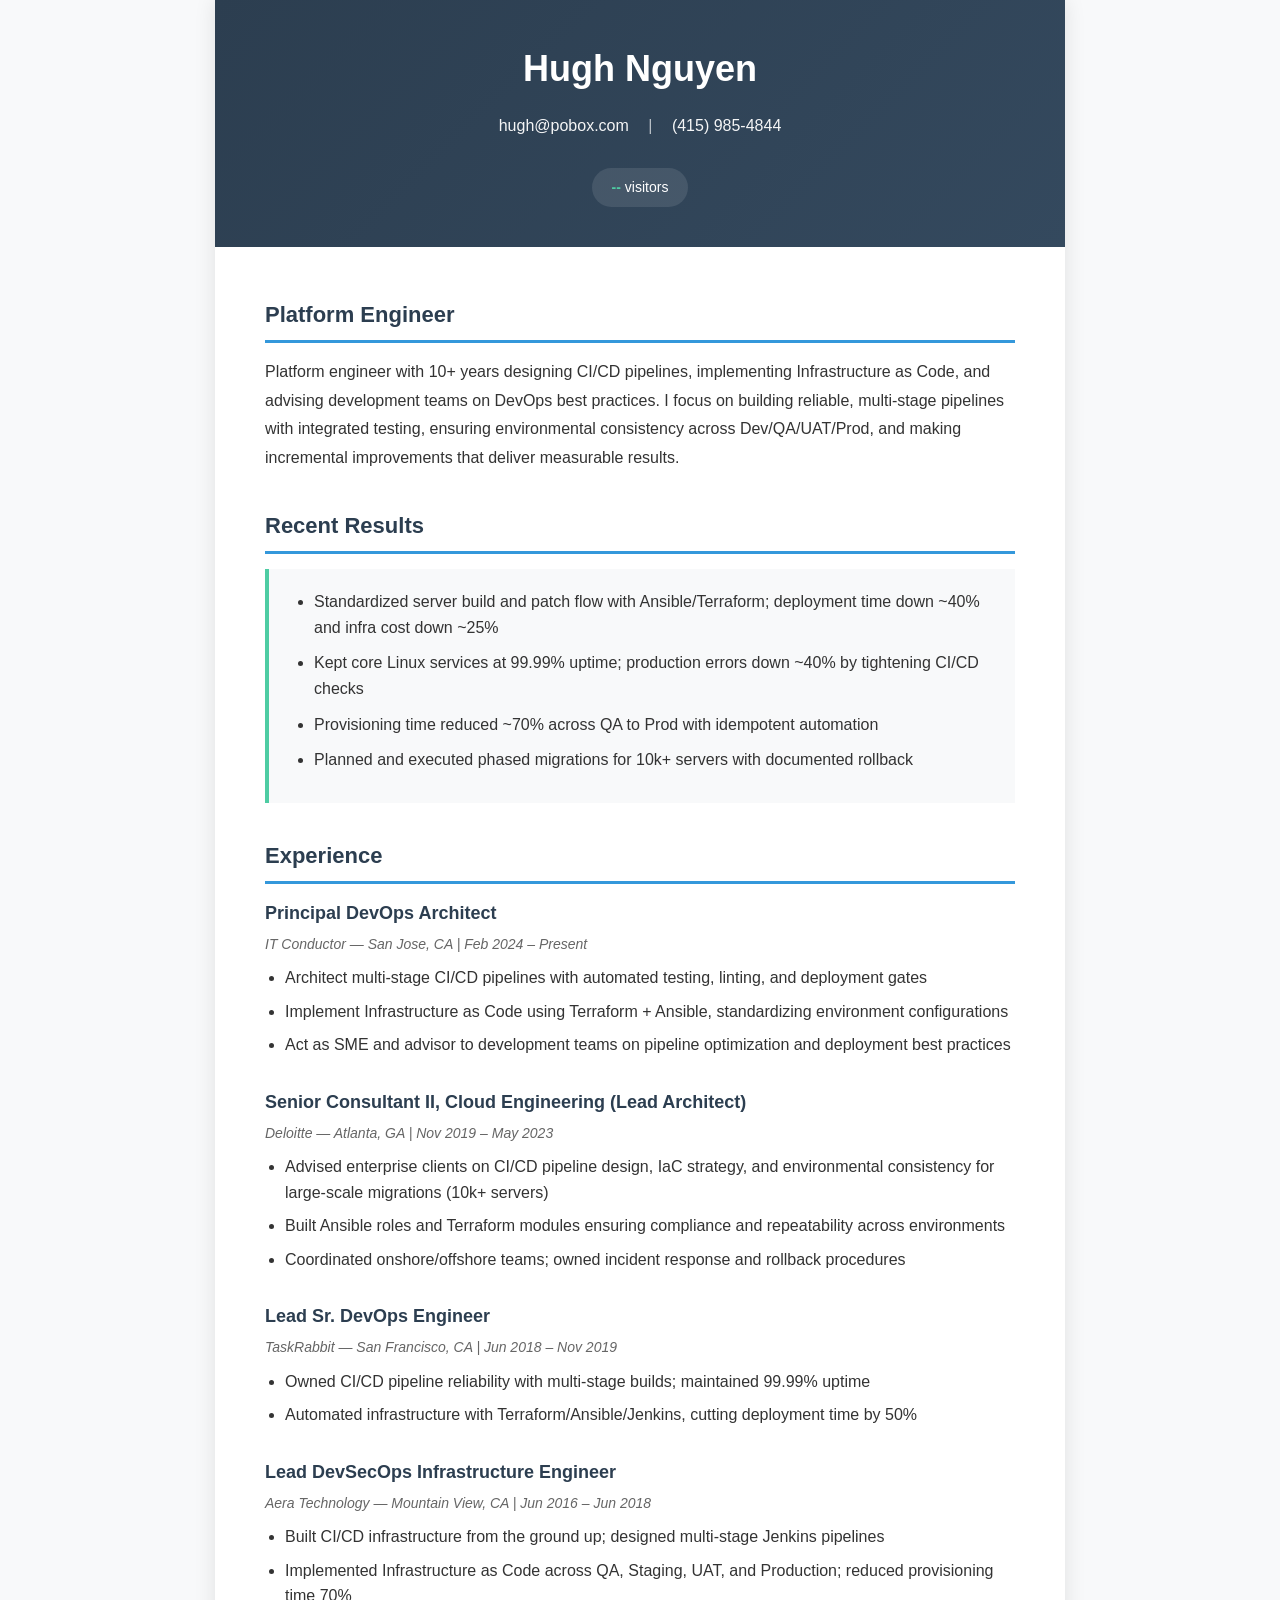
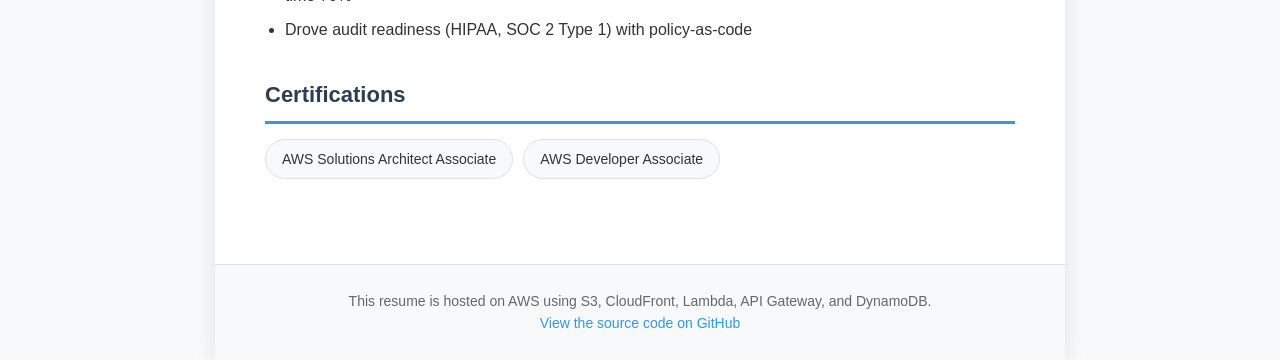
<file: 01-cloud-resume/src/frontend/index.html>
<!DOCTYPE html>
<html lang="en">
<head>
    <meta charset="UTF-8">
    <meta name="viewport" content="width=device-width, initial-scale=1.0">
    <title>Hugh Nguyen - Cloud Resume</title>
    <meta name="description" content="Cloud Resume Challenge - Hugh Nguyen, DevOps Engineer with 10+ years experience">
    <link rel="stylesheet" href="css/styles.css">
</head>
<body>
    <div class="container">
        <header>
            <h1>Hugh Nguyen</h1>
            <div class="contact-info">
                <a href="mailto:hugh@pobox.com">hugh@pobox.com</a>
                <span class="separator">|</span>
                <a href="tel:+14159854844">(415) 985-4844</a>
            </div>
            <div class="visitor-counter">
                <span id="visitor-count">Loading...</span> visitors
            </div>
        </header>

        <main>
            <section id="summary">
                <h2>Platform Engineer</h2>
                <p class="summary">
                    Platform engineer with 10+ years designing CI/CD pipelines, implementing Infrastructure as Code,
                    and advising development teams on DevOps best practices. I focus on building reliable, multi-stage
                    pipelines with integrated testing, ensuring environmental consistency across Dev/QA/UAT/Prod, and
                    making incremental improvements that deliver measurable results.
                </p>
            </section>

            <section id="results">
                <h2>Recent Results</h2>
                <ul>
                    <li>Standardized server build and patch flow with Ansible/Terraform; deployment time down ~40% and infra cost down ~25%</li>
                    <li>Kept core Linux services at 99.99% uptime; production errors down ~40% by tightening CI/CD checks</li>
                    <li>Provisioning time reduced ~70% across QA to Prod with idempotent automation</li>
                    <li>Planned and executed phased migrations for 10k+ servers with documented rollback</li>
                </ul>
            </section>

            <section id="experience">
                <h2>Experience</h2>

                <article class="job">
                    <h3>Principal DevOps Architect</h3>
                    <div class="job-meta">IT Conductor — San Jose, CA | Feb 2024 – Present</div>
                    <ul>
                        <li>Architect multi-stage CI/CD pipelines with automated testing, linting, and deployment gates</li>
                        <li>Implement Infrastructure as Code using Terraform + Ansible, standardizing environment configurations</li>
                        <li>Act as SME and advisor to development teams on pipeline optimization and deployment best practices</li>
                    </ul>
                </article>

                <article class="job">
                    <h3>Senior Consultant II, Cloud Engineering (Lead Architect)</h3>
                    <div class="job-meta">Deloitte — Atlanta, GA | Nov 2019 – May 2023</div>
                    <ul>
                        <li>Advised enterprise clients on CI/CD pipeline design, IaC strategy, and environmental consistency for large-scale migrations (10k+ servers)</li>
                        <li>Built Ansible roles and Terraform modules ensuring compliance and repeatability across environments</li>
                        <li>Coordinated onshore/offshore teams; owned incident response and rollback procedures</li>
                    </ul>
                </article>

                <article class="job">
                    <h3>Lead Sr. DevOps Engineer</h3>
                    <div class="job-meta">TaskRabbit — San Francisco, CA | Jun 2018 – Nov 2019</div>
                    <ul>
                        <li>Owned CI/CD pipeline reliability with multi-stage builds; maintained 99.99% uptime</li>
                        <li>Automated infrastructure with Terraform/Ansible/Jenkins, cutting deployment time by 50%</li>
                    </ul>
                </article>

                <article class="job">
                    <h3>Lead DevSecOps Infrastructure Engineer</h3>
                    <div class="job-meta">Aera Technology — Mountain View, CA | Jun 2016 – Jun 2018</div>
                    <ul>
                        <li>Built CI/CD infrastructure from the ground up; designed multi-stage Jenkins pipelines</li>
                        <li>Implemented Infrastructure as Code across QA, Staging, UAT, and Production; reduced provisioning time 70%</li>
                        <li>Drove audit readiness (HIPAA, SOC 2 Type 1) with policy-as-code</li>
                    </ul>
                </article>
            </section>

            <section id="certifications">
                <h2>Certifications</h2>
                <ul class="cert-list">
                    <li>AWS Solutions Architect Associate</li>
                    <li>AWS Developer Associate</li>
                </ul>
            </section>
        </main>

        <footer>
            <p>
                This resume is hosted on AWS using S3, CloudFront, Lambda, API Gateway, and DynamoDB.
                <br>
                <a href="https://github.com/neonix888/aws" target="_blank">View the source code on GitHub</a>
            </p>
        </footer>
    </div>

    <script src="js/counter.js"></script>
</body>
</html>
</file>
<file: 01-cloud-resume/src/frontend/css/styles.css>
/* Cloud Resume - Styles */

:root {
    --primary-color: #2c3e50;
    --secondary-color: #3498db;
    --accent-color: #4ecca3;
    --text-color: #333;
    --light-gray: #f8f9fa;
    --border-color: #e0e0e0;
}

* {
    margin: 0;
    padding: 0;
    box-sizing: border-box;
}

body {
    font-family: -apple-system, BlinkMacSystemFont, 'Segoe UI', Roboto, 'Helvetica Neue', Arial, sans-serif;
    line-height: 1.6;
    color: var(--text-color);
    background: var(--light-gray);
}

.container {
    max-width: 850px;
    margin: 0 auto;
    background: white;
    box-shadow: 0 0 20px rgba(0, 0, 0, 0.1);
}

/* Header */
header {
    background: linear-gradient(135deg, var(--primary-color) 0%, #34495e 100%);
    color: white;
    padding: 40px 50px;
    text-align: center;
}

h1 {
    font-size: 36px;
    margin-bottom: 10px;
    font-weight: 700;
}

.contact-info {
    font-size: 16px;
    margin: 15px 0;
    opacity: 0.95;
}

.contact-info a {
    color: white;
    text-decoration: none;
}

.contact-info a:hover {
    text-decoration: underline;
}

.separator {
    margin: 0 15px;
    opacity: 0.7;
}

.visitor-counter {
    margin-top: 15px;
    padding: 8px 20px;
    background: rgba(255, 255, 255, 0.1);
    border-radius: 20px;
    display: inline-block;
    font-size: 14px;
}

#visitor-count {
    font-weight: bold;
    color: var(--accent-color);
}

/* Main Content */
main {
    padding: 50px;
}

section {
    margin-bottom: 35px;
}

h2 {
    font-size: 22px;
    color: var(--primary-color);
    margin-bottom: 15px;
    padding-bottom: 8px;
    border-bottom: 3px solid var(--secondary-color);
    font-weight: 700;
}

h3 {
    font-size: 18px;
    color: var(--primary-color);
    margin-bottom: 5px;
    font-weight: 600;
}

.summary {
    font-size: 16px;
    line-height: 1.8;
}

/* Results Section */
#results ul {
    background: var(--light-gray);
    padding: 20px 25px 20px 45px;
    border-left: 4px solid var(--accent-color);
}

#results li {
    margin-bottom: 10px;
}

/* Experience */
.job {
    margin-bottom: 30px;
}

.job-meta {
    font-size: 14px;
    color: #666;
    font-style: italic;
    margin-bottom: 10px;
}

.job ul {
    margin-left: 20px;
}

.job li {
    margin-bottom: 8px;
}

/* Certifications */
.cert-list {
    display: flex;
    flex-wrap: wrap;
    gap: 10px;
    list-style: none;
}

.cert-list li {
    background: var(--light-gray);
    padding: 8px 16px;
    border-radius: 20px;
    font-size: 14px;
    border: 1px solid var(--border-color);
}

/* Footer */
footer {
    background: var(--light-gray);
    padding: 25px 50px;
    text-align: center;
    font-size: 14px;
    color: #666;
    border-top: 1px solid var(--border-color);
}

footer a {
    color: var(--secondary-color);
    text-decoration: none;
}

footer a:hover {
    text-decoration: underline;
}

/* Print Styles */
@media print {
    body {
        background: white;
    }

    .container {
        box-shadow: none;
        max-width: 100%;
    }

    header {
        background: var(--primary-color) !important;
        -webkit-print-color-adjust: exact;
        print-color-adjust: exact;
    }

    .visitor-counter {
        display: none;
    }

    main {
        padding: 30px;
    }
}

/* Responsive */
@media (max-width: 768px) {
    main {
        padding: 30px 25px;
    }

    header {
        padding: 30px 25px;
    }

    h1 {
        font-size: 28px;
    }

    .contact-info {
        font-size: 14px;
    }

    .separator {
        display: block;
        height: 0;
        overflow: hidden;
    }

    .contact-info a {
        display: block;
        margin: 5px 0;
    }
}
</file>
